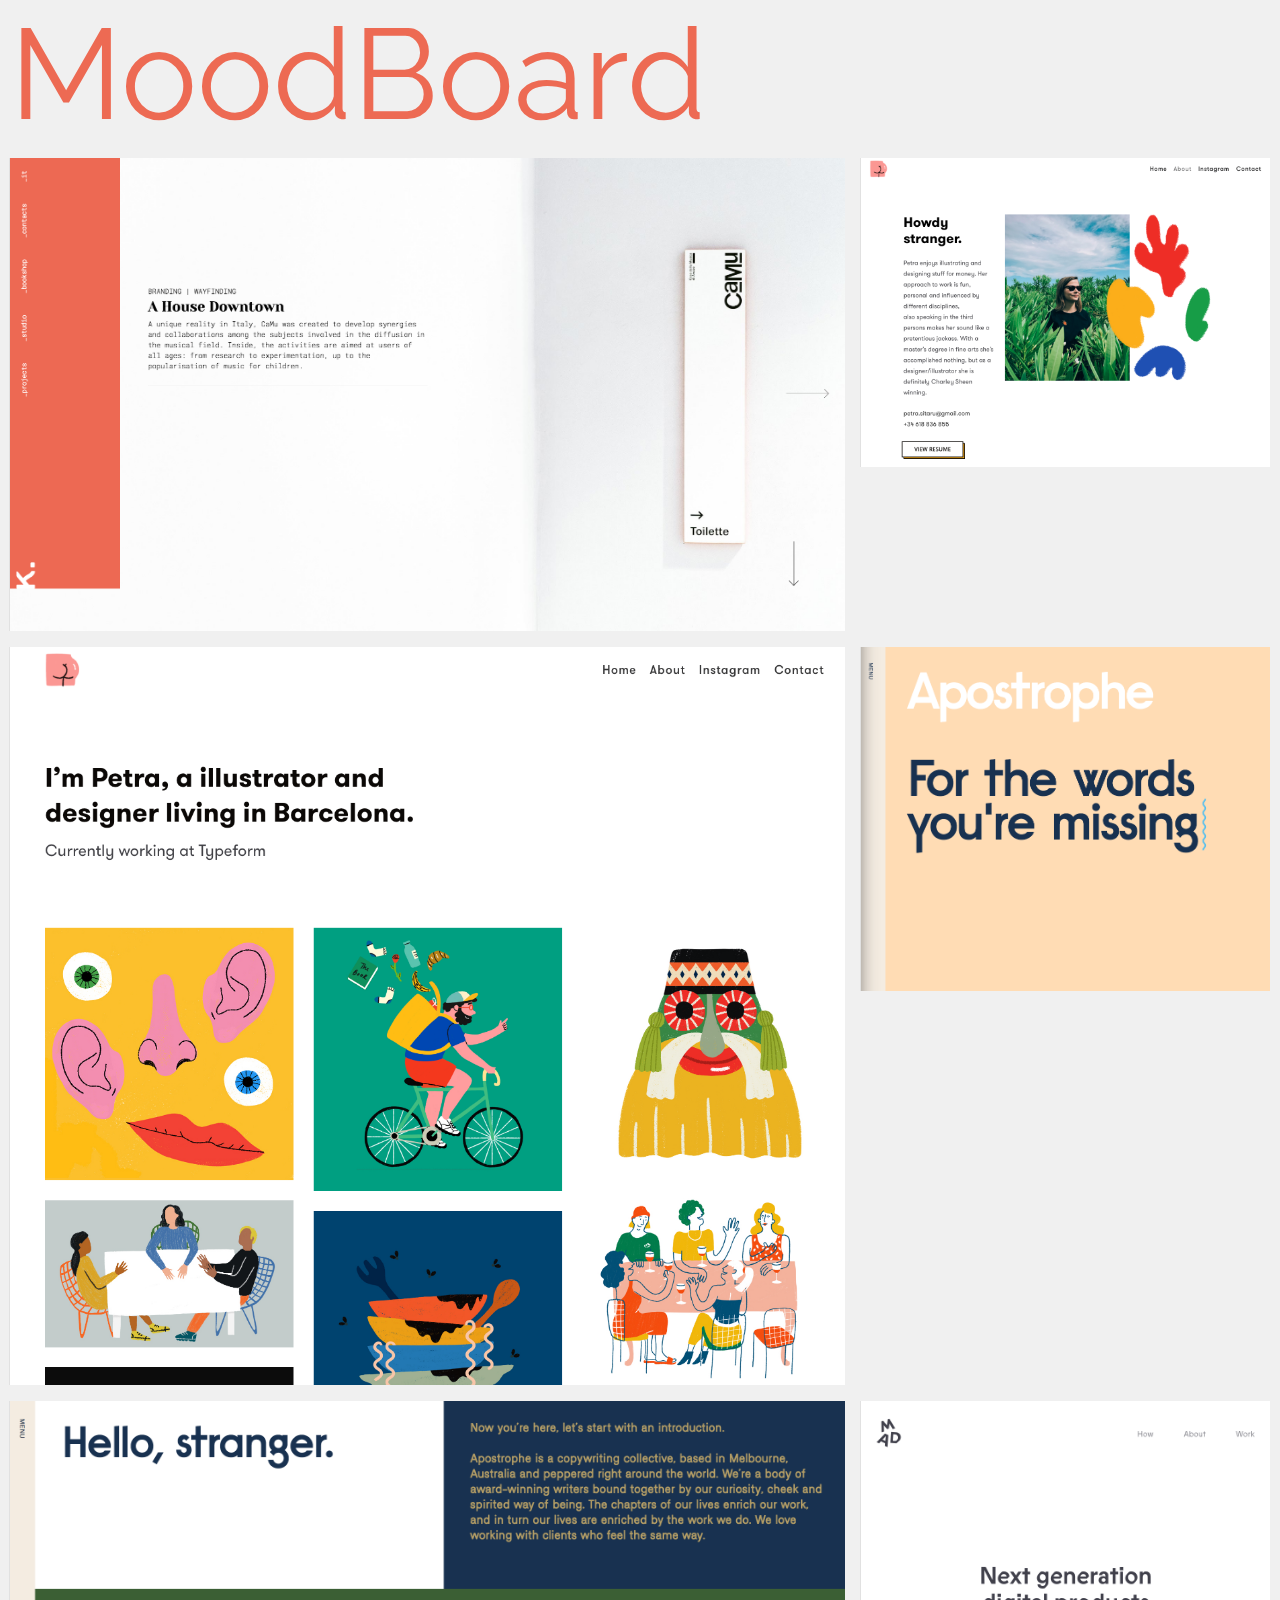
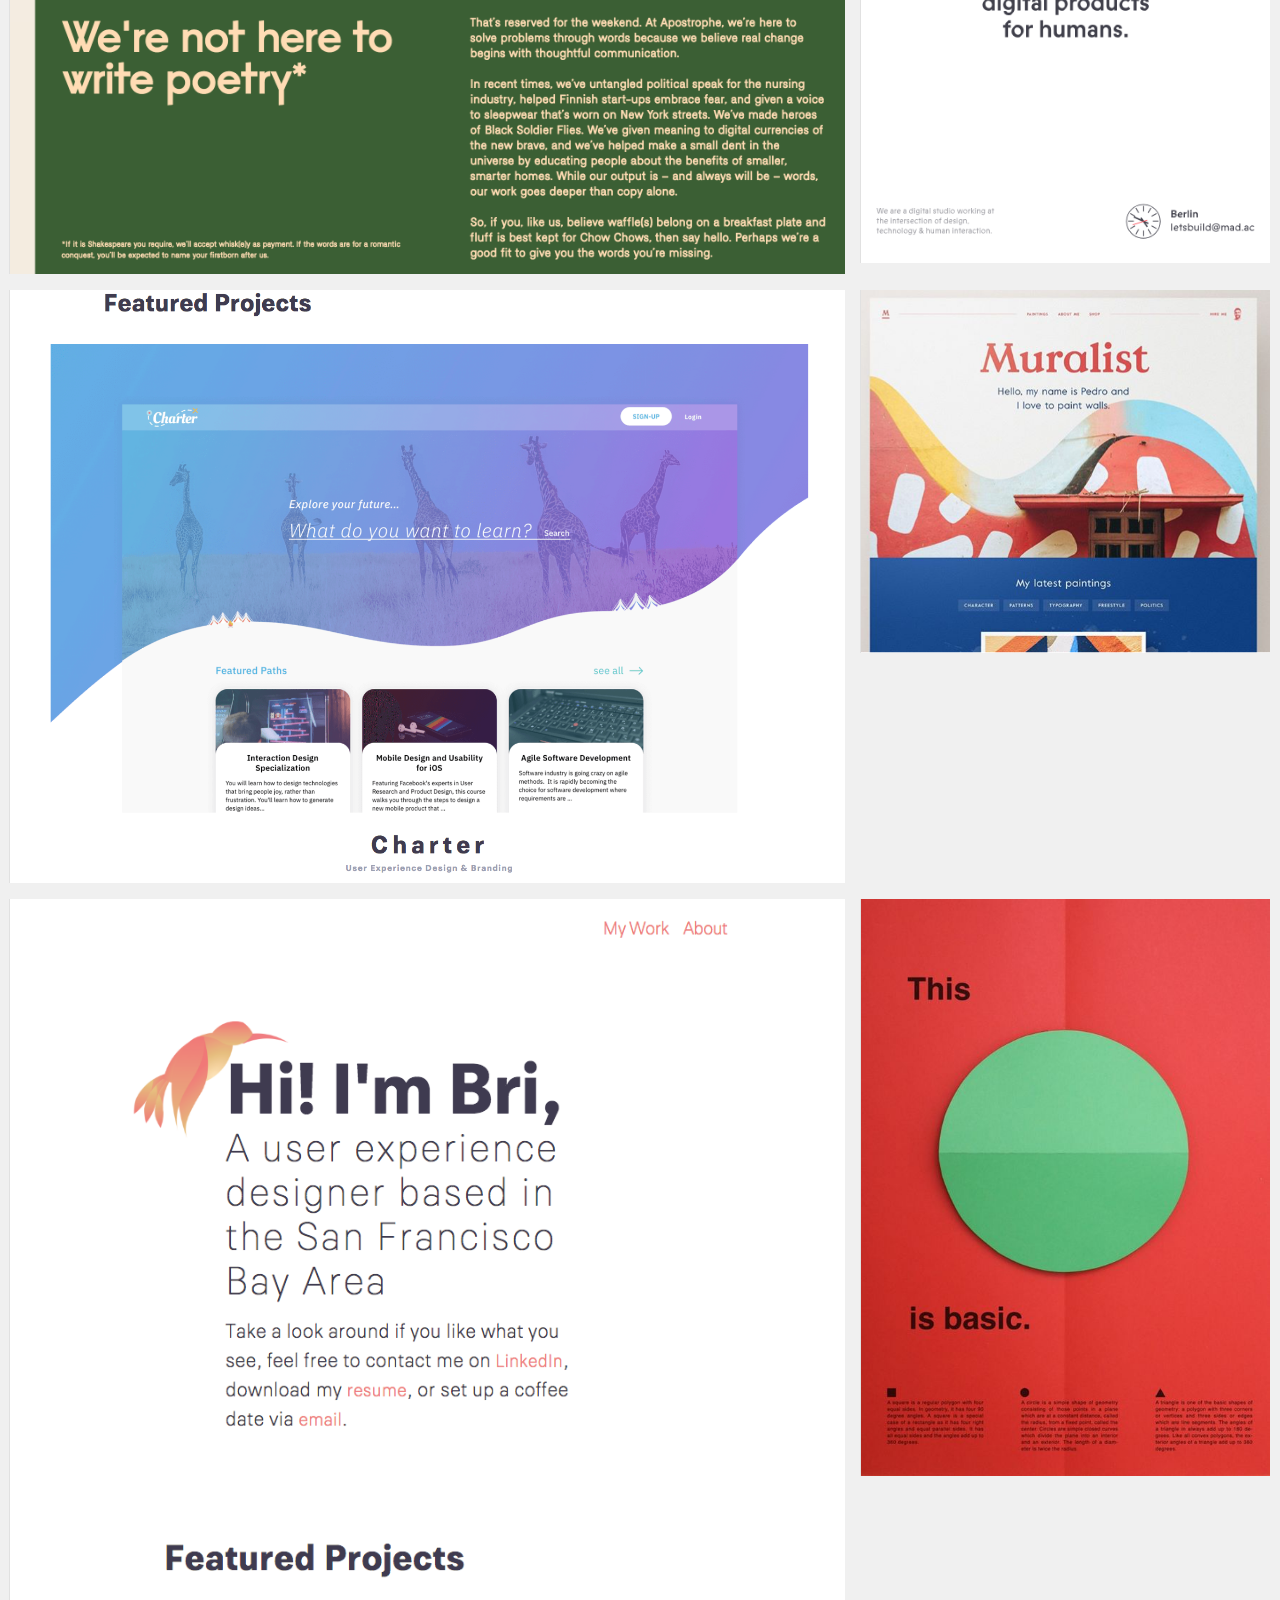
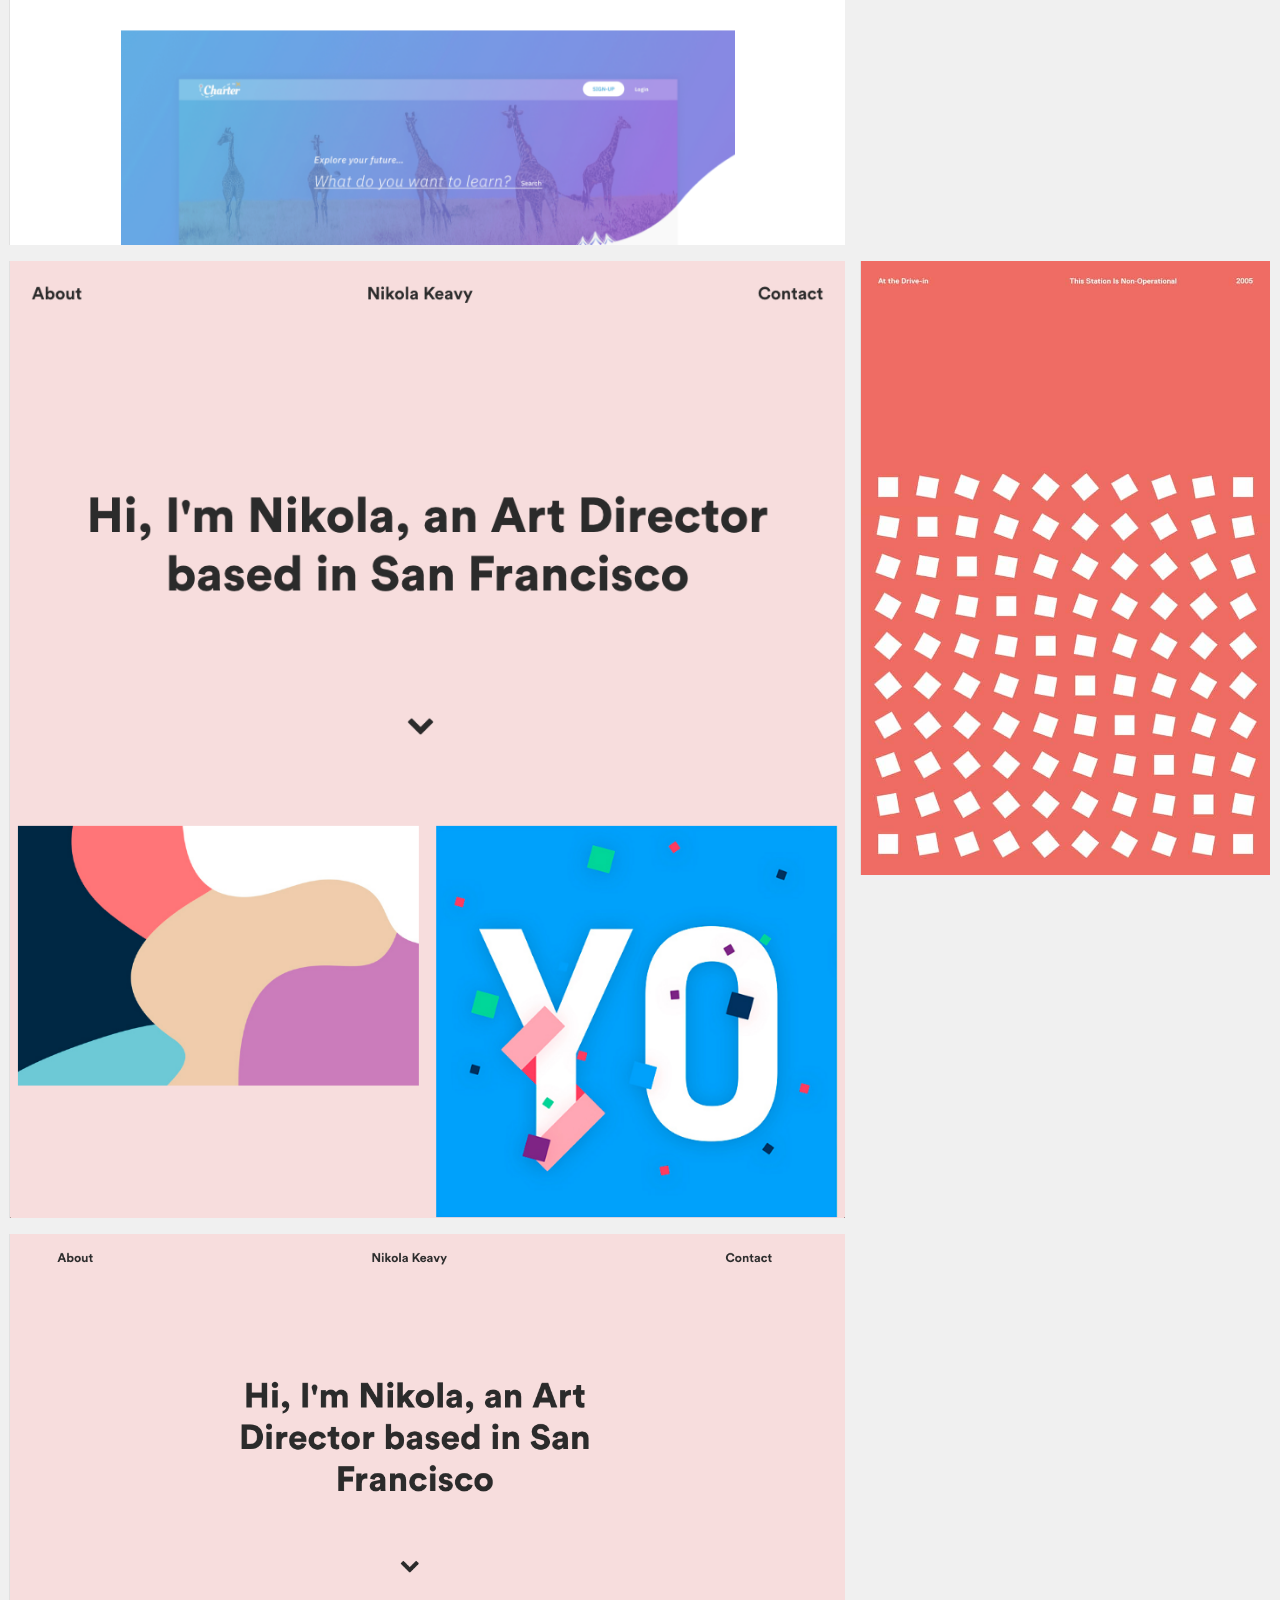
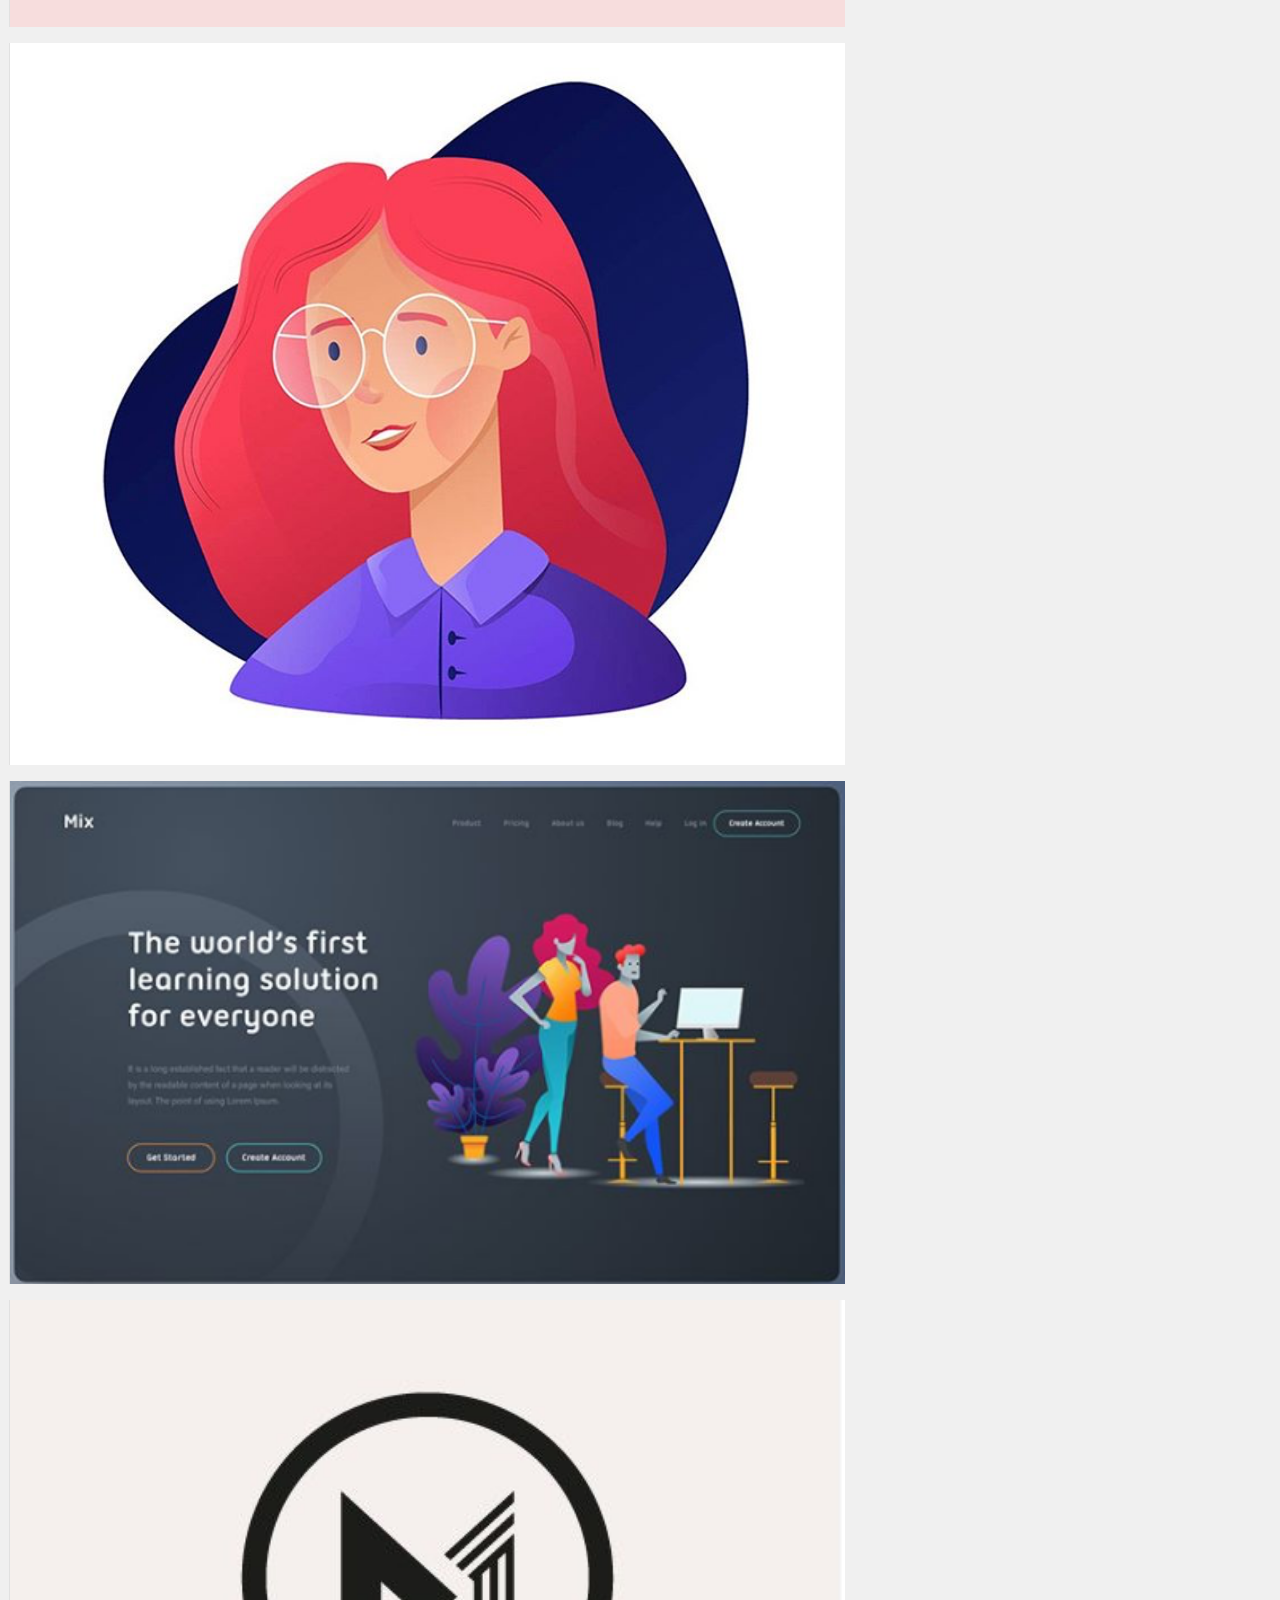
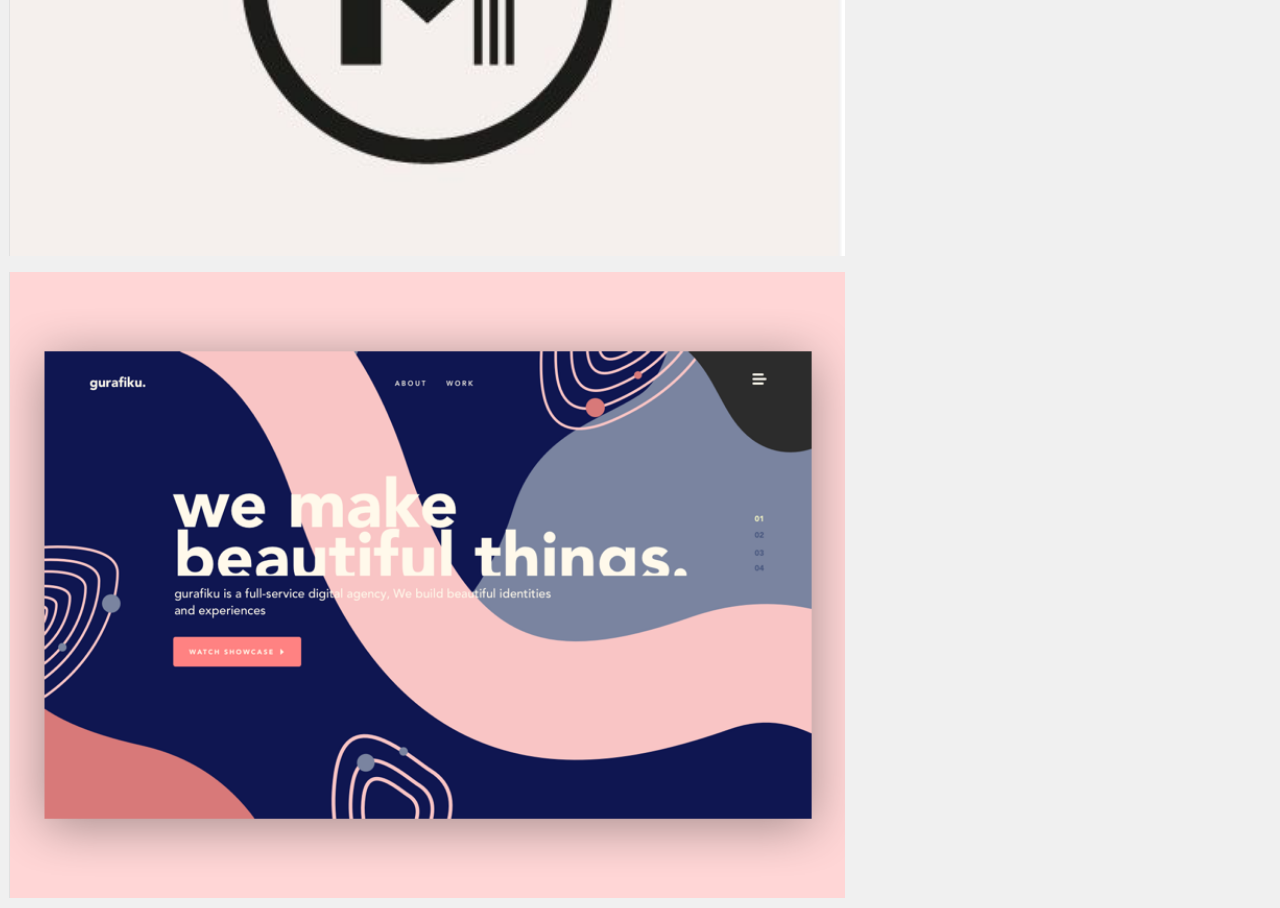
<file: index.html>
<!DOCTYPE html>
<html>
  <head>
    <title>Portfolio MoodBoard</title>
    <meta charset="utf-8"> <meta name="viewport" content="width=device-width, initial-scale=1">
    <link rel="stylesheet" type="text/css" href="styles/reset.css">
    <link rel="stylesheet" type="text/css" href="styles/main.css">
    <link href="https://fonts.googleapis.com/css?family=Raleway:700" rel="stylesheet">
  </head>
  <body class="block">
    <header>
      <h1>MoodBoard</h1>
    </header>
    <main>
      <ul>
        <li><a href="https://kidstudio.it/"><img src="images/kid-hero.png" alt="hero"/></a></li>
        <li><a href="http://petrasitaru.com/"><img src="images/petra-about.png" alt="about"/></a></li>
        <li><a href="http://petrasitaru.com/"><img src="images/petra-hero.png" alt="hero"/></a></li>
        <li><a href="https://apostrophe.xyz/"><img src="images/apostrophe-featured.png" alt="featured"/></a></li>
        <li><a href="https://apostrophe.xyz/"><img src="images/apostrophe-hero.png" alt="hero"/></a></li>
        <li><a href="http://bpizana.com/"><img src="images/bri-featured.png" alt="featured"/></a></li>
        <li><a href="http://bpizana.com/"><img src="images/bri-hero.png" alt="hero"/></a></li>
        <li><a href="https://www.mad.ac/"><img src="images/mad-hero.png" alt="hero"/></a></li>
        <li><a href="http://nikolakeavy.com/index.html"><img src="images/nikola-featured.png" alt="featured"/></a></li>
        <li><a href="http://nikolakeavy.com/index.html"><img src="images/nikola-hero.png" alt="hero"/></a></li>
        <li><a href="https://www.instagram.com/p/BmtcIzaA116/?hl=en"><img src="images/curves.png" alt="hero"/></a></li>
        <li><a href="https://www.instagram.com/p/BmtHrGzBs6n/?hl=en"><img src="images/profileblob.png" alt="profile"/></a></li>
        <li><a href="https://www.instagram.com/p/Bm0HWTyjOB3/?hl=en"><img src="images/backgroundshapes.png" alt="hero"/></a></li>
        <li><a href="http://rawcolor.nl/project/?id=201&type=ownProduction"><img src="images/basicpaper.jpg" alt="graphic"/></a></li>
        <li><a href="https://www.behance.net/gallery/17112687/C-Mercator?utm_content=buffer86a93&utm_medium=social&utm_source=pinterest.com&utm_campaign=buffer"><img src="images/Mstripe.jpg" alt="logo"/></a></li>
        <li><a href="https://dribbble.com/shots/4009688-Gurafiku-Home?utm_source=Pinterest_Shot&utm_campaign=gurafiku&utm_content=Gurafiku%20Home&utm_medium=Social_Share"><img src="images/gurafiku.png" alt="hero"/></a></li>
        <li><a href="http://swissritual.ca/"><img src="images/squaregrid.jpeg" alt="graphic"/></a></li>
      </ul>
    </main>
  </body>
</html>
</file>
<file: styles/main.css>
* {
  box-sizing: border-box;
}

body {
  background: #f0f0f0;
  margin: 0;
  font-family: 'Raleway', sans-serif;
}

header {
  color: rgb(237, 106, 83);
}

header, main {
  /* display: grid; */
  padding: 10px;
}

h1 {
  font-size: 10vw;
}

ul {
  display: grid;
  grid-template-columns: repeat(auto-fit, minmax(400px, 1fr));
  /* grid-auto-rows: 300px; */
  grid-auto-flow:dense;
  grid-gap: 1rem;
}

img {
  display: block;
  box-shadow: -1px 0px 0px rgba(0,0,0,0.06);
  object-fit: contain;
  /* height: 300px; */
  width: 100%;
  /* border: 3vw solid gray; */
}

li:nth-child(3n+1) {
  grid-column: span 2;
}

li:nth-child(3n+3) {
  grid-column: span 2;
}

li:nth-child(3n+3) {
  grid-column: span 2;
}

.header-wrapper {
  width: 66vw;
  display: grid;
  margin: auto;
  grid-template-columns: auto 1fr 1fr 1fr 0.5fr;
  grid-template-rows: auto 1fr 1fr auto auto;
  grid-gap: 1rem;
}

h2:nth-child(1) {
  grid-column: 1 / 4;
  text-align: right;
}

h2:nth-child(2) {
  color: #f9423a;
  writing-mode: vertical-rl;
  grid-column: 3 / 4;
  grid-row: 2 / 5;
  justify-self: end;
  margin-top: -10px;
  margin-right: -10px;
}

.red-line {
  grid-column: 3 / 6;
  grid-row: 5;
  border-bottom: 25px solid #f9423a;
  align-self: start;
  justify-content: end;
}

.more-examples {
  border-top: 5px solid rgba(12, 12, 10, 0.8);
  border-bottom: 5px solid rgba(12, 12, 10, 0.8);
  grid-row: 3;
  grid-column: 4/6;
  align-self: end;
}

section {
  display: grid;
  grid-template-columns: repeat(auto-fill, minmax(300px, 1fr));
  grid-template-rows: repeat(10, 1fr);
  grid-column-gap: 15px;
}

.primebanner {
  background-image:url(images/primebanner.svg);
  width: 100%;
  height: 50vw;
  background-size: contain;
  background-repeat: no-repeat;
  /* grid-column: 1 / span 5; */
  grid-row: 1;
}

.secondarybanner {
  background-image: url(images/secondarybanner.svg);
  width: 100%;
  height: 25vw;
  background-size: contain;
  background-repeat: no-repeat;
  /* grid-column: 8 / span 2; */
  grid-row: 1;
  z-index: -1;
}

.primebanner h1 {
  grid-column: 2;
}
</file>
